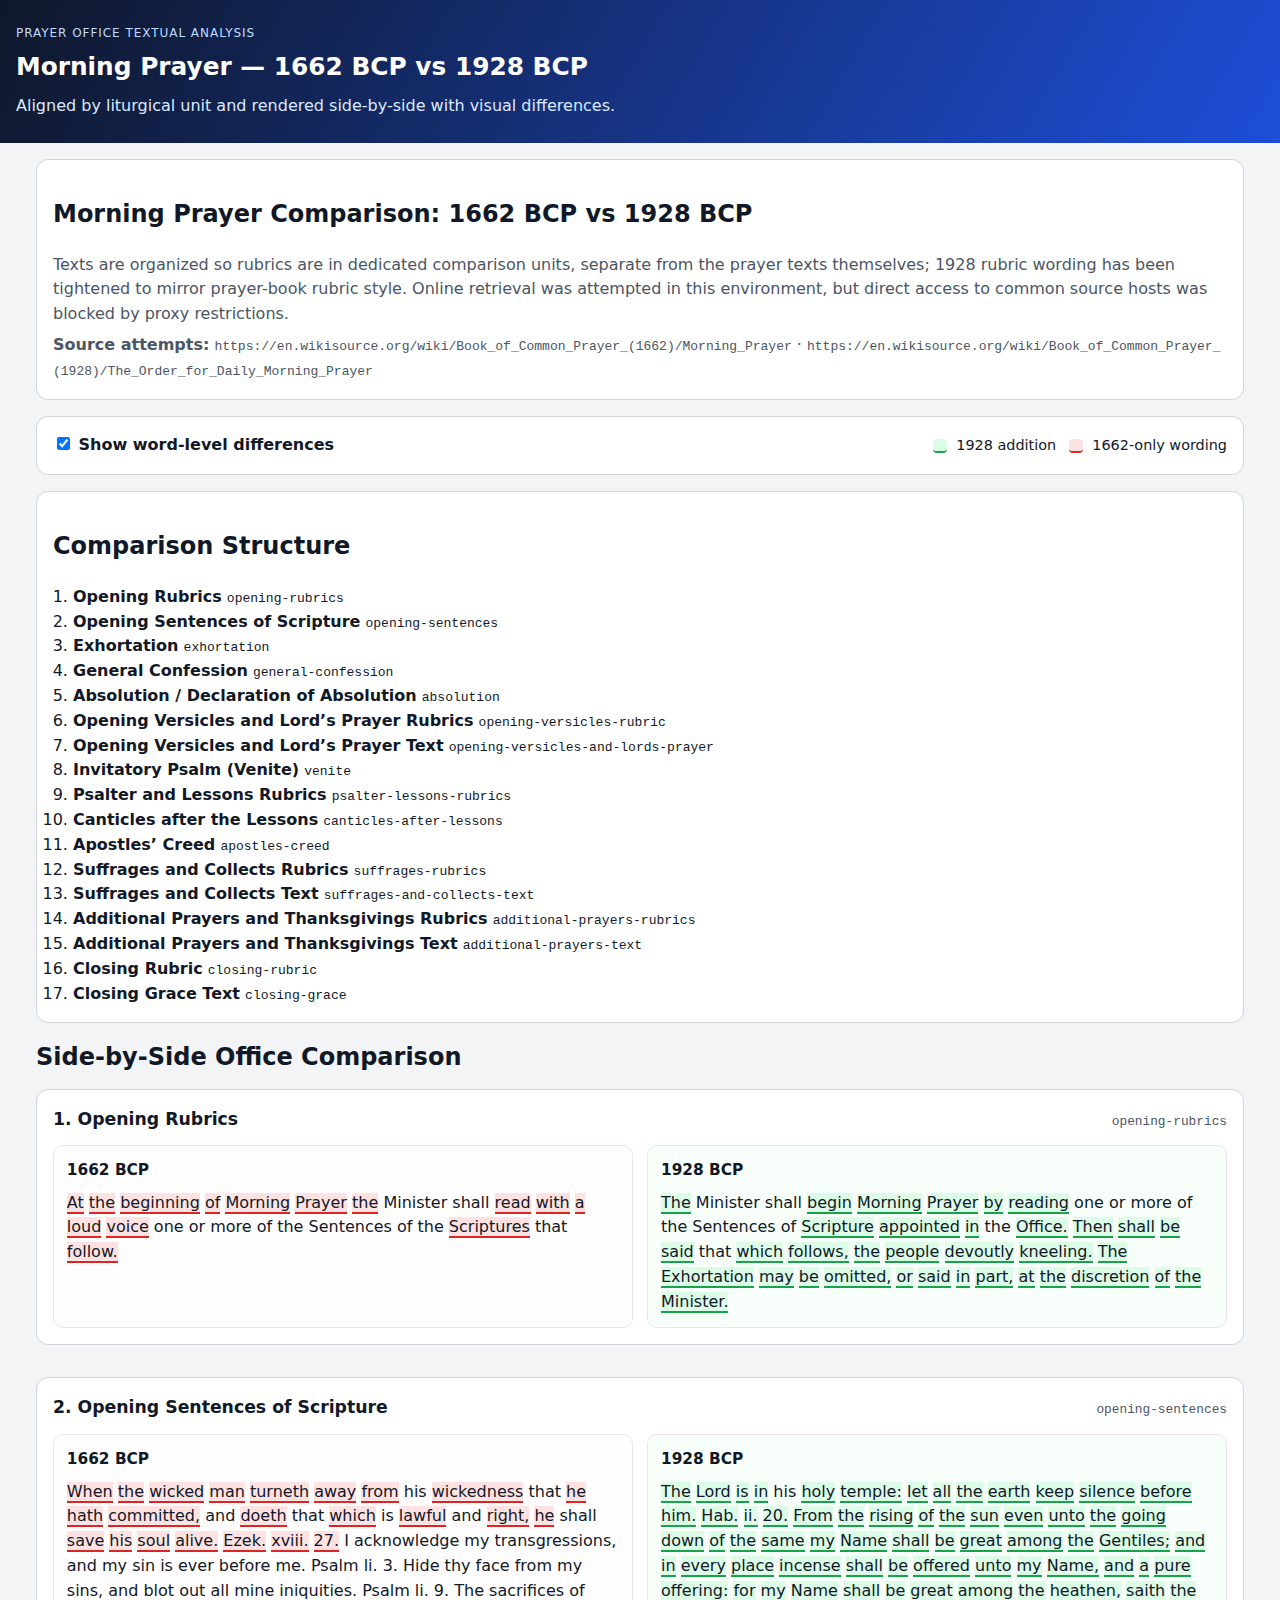
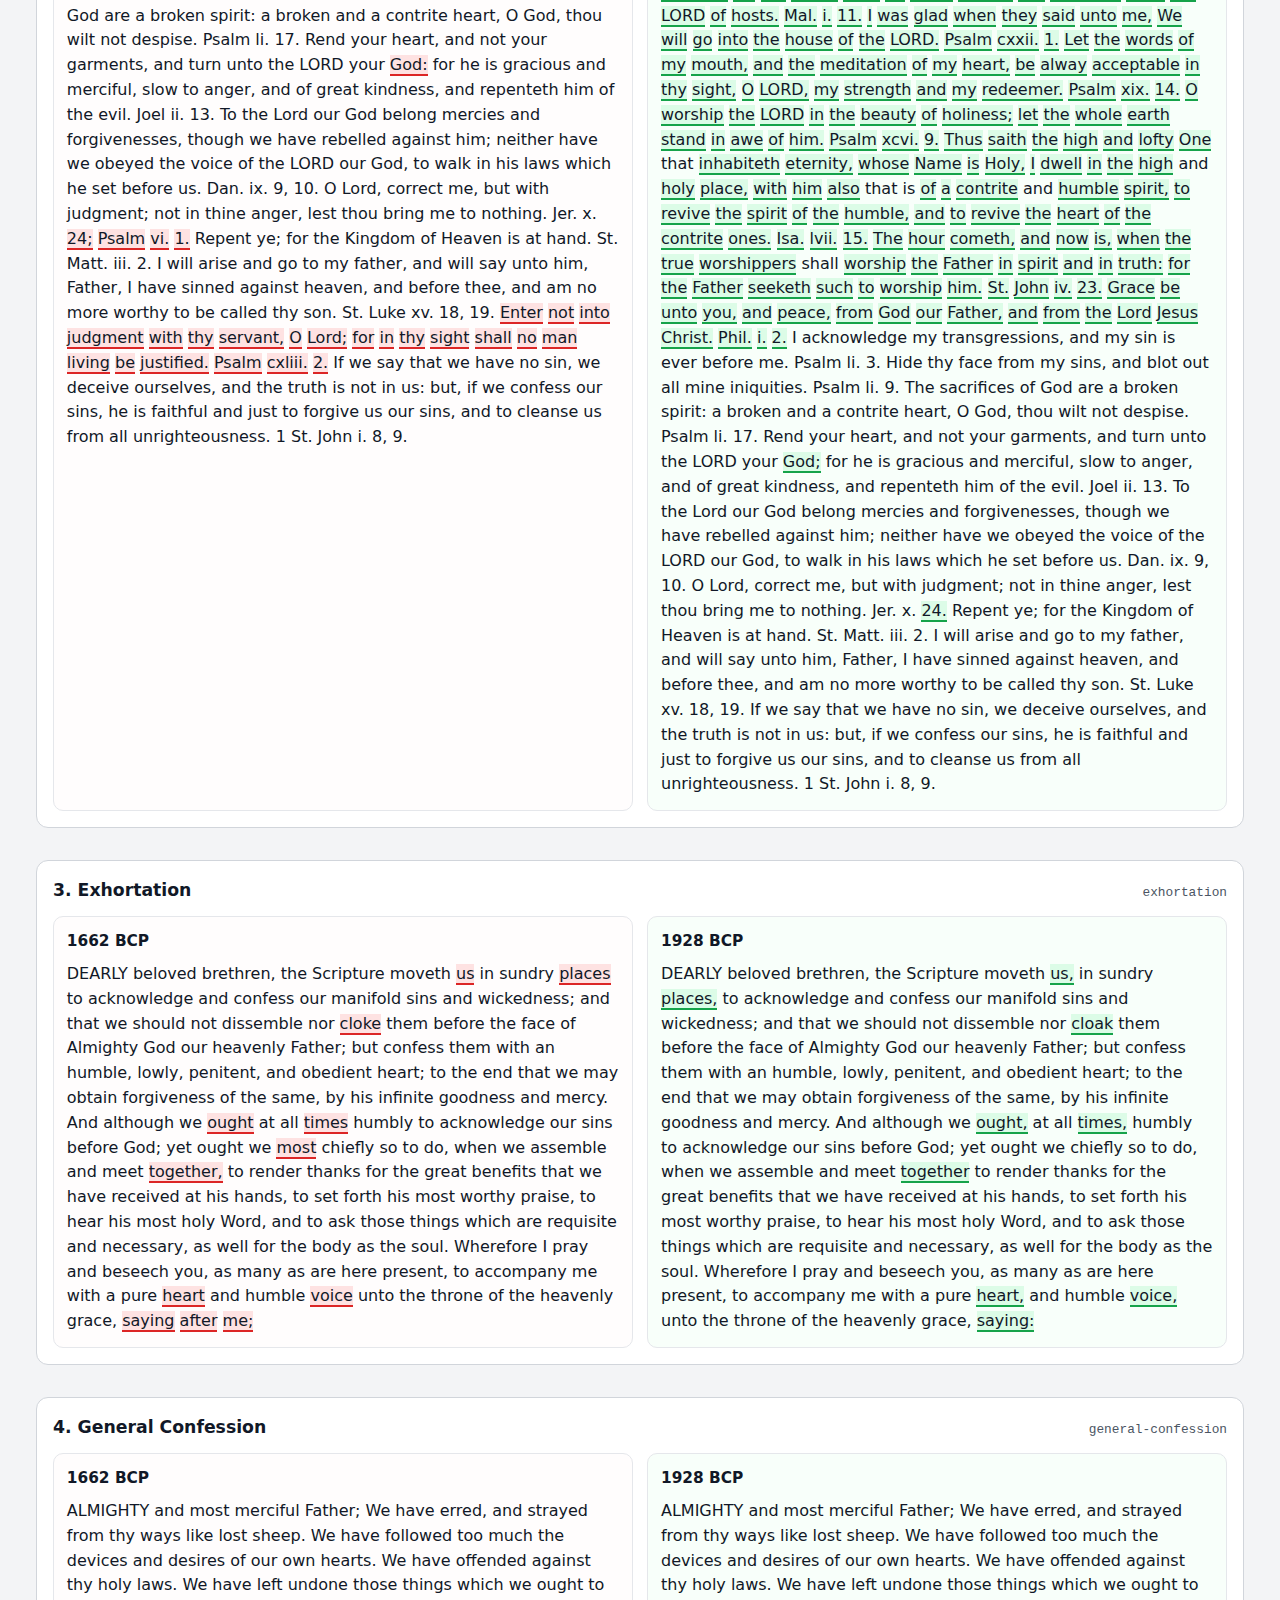
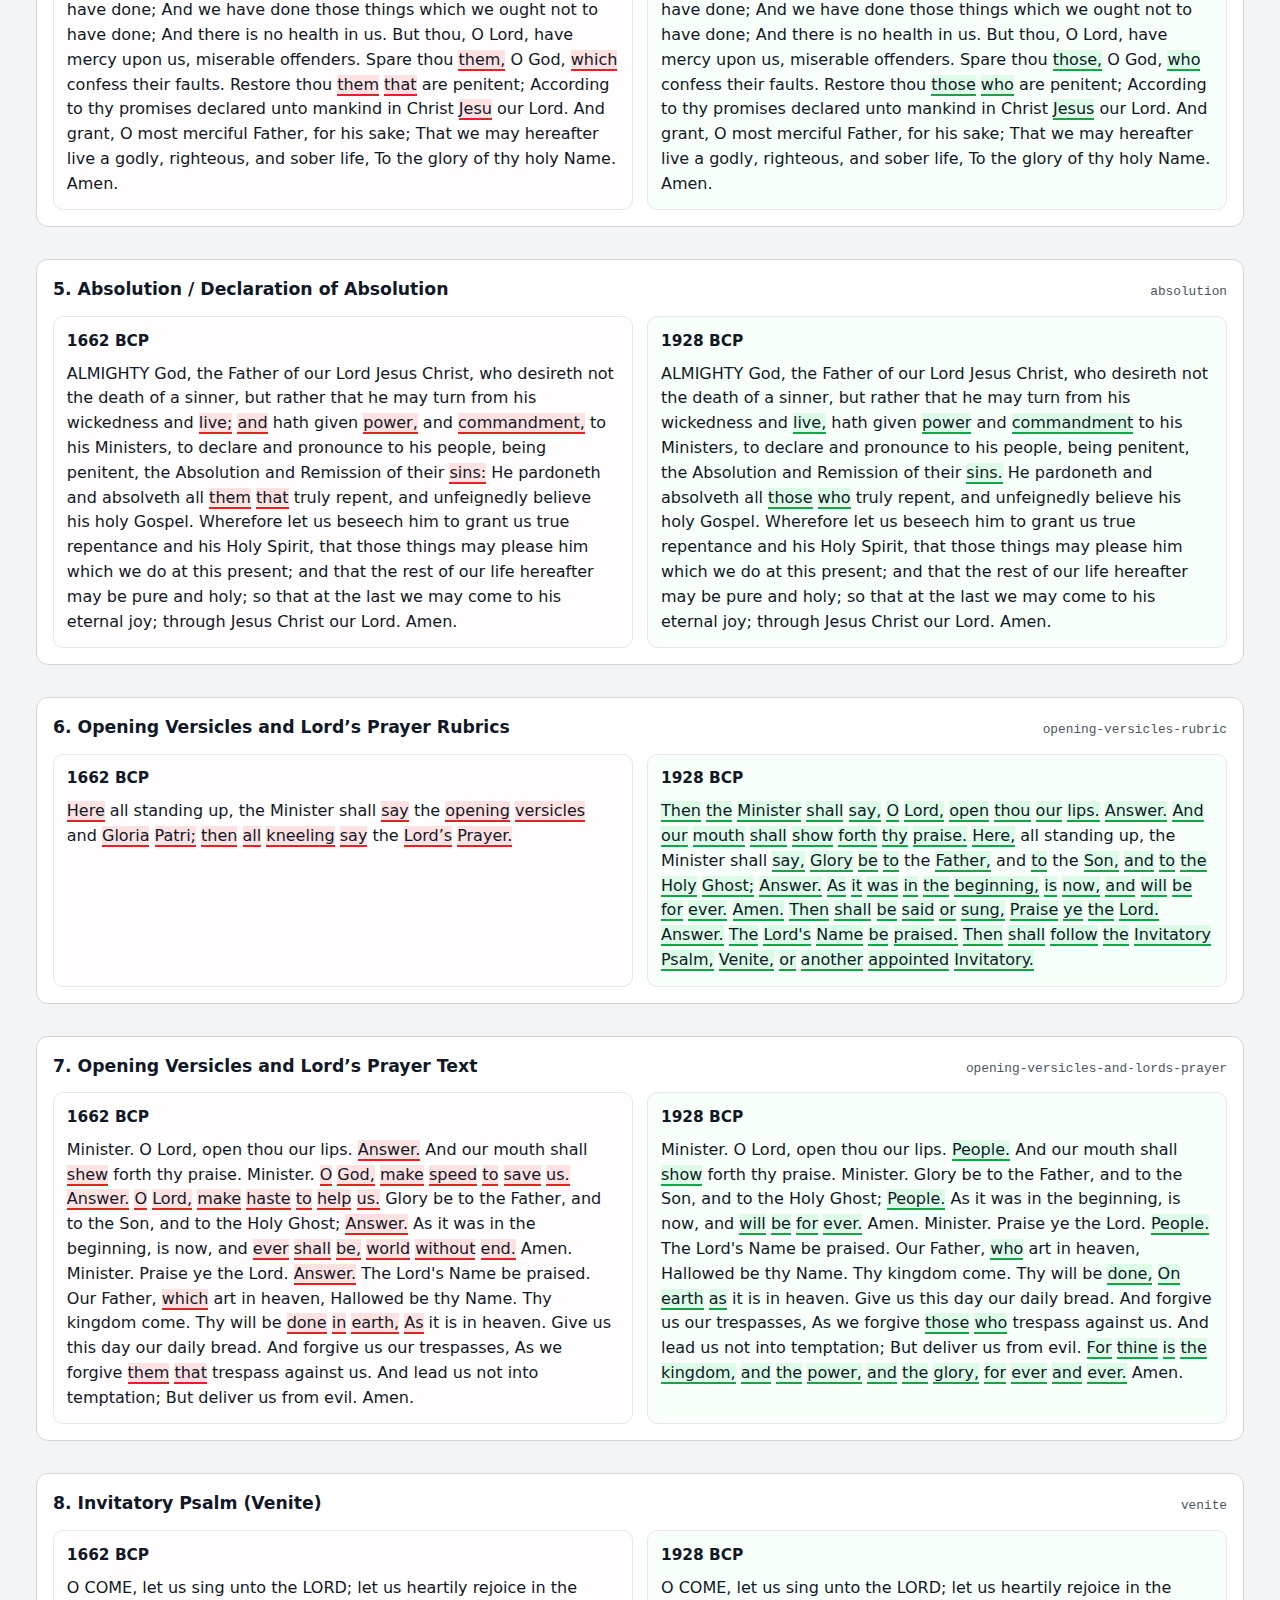
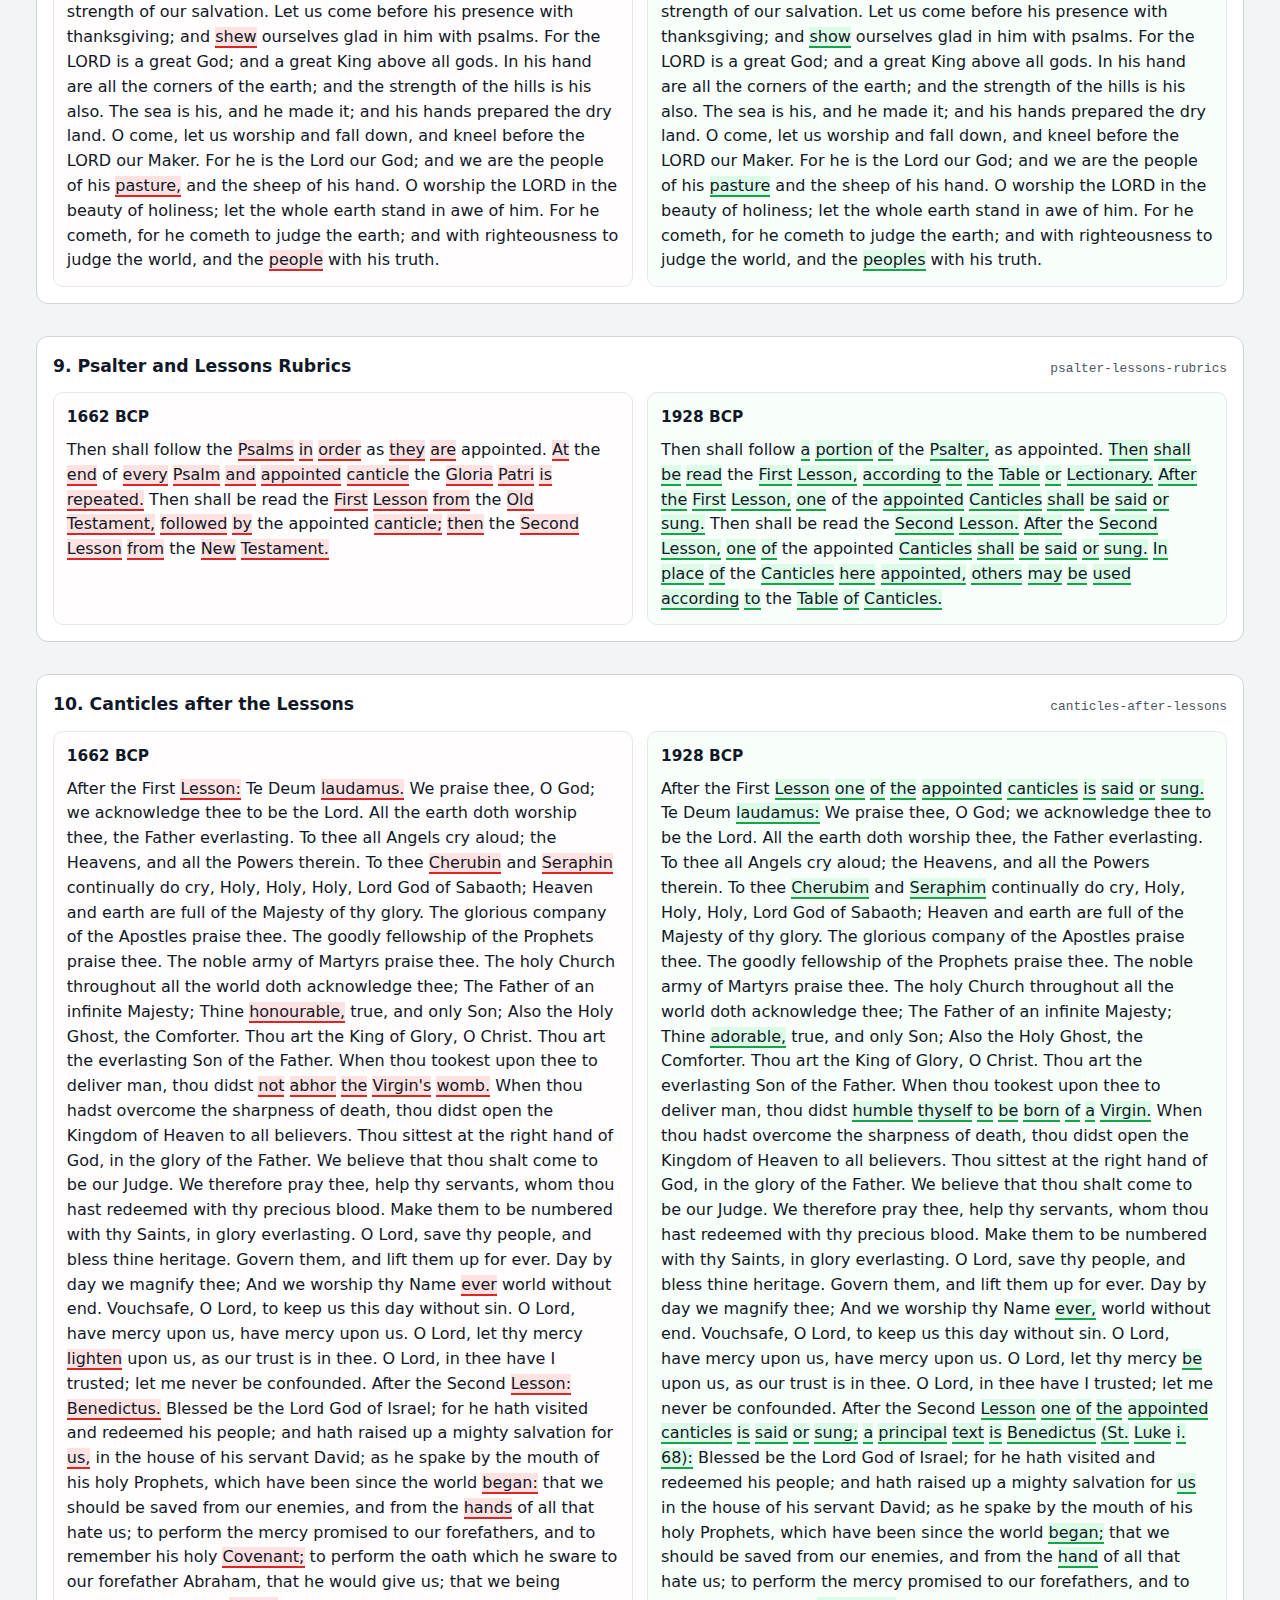
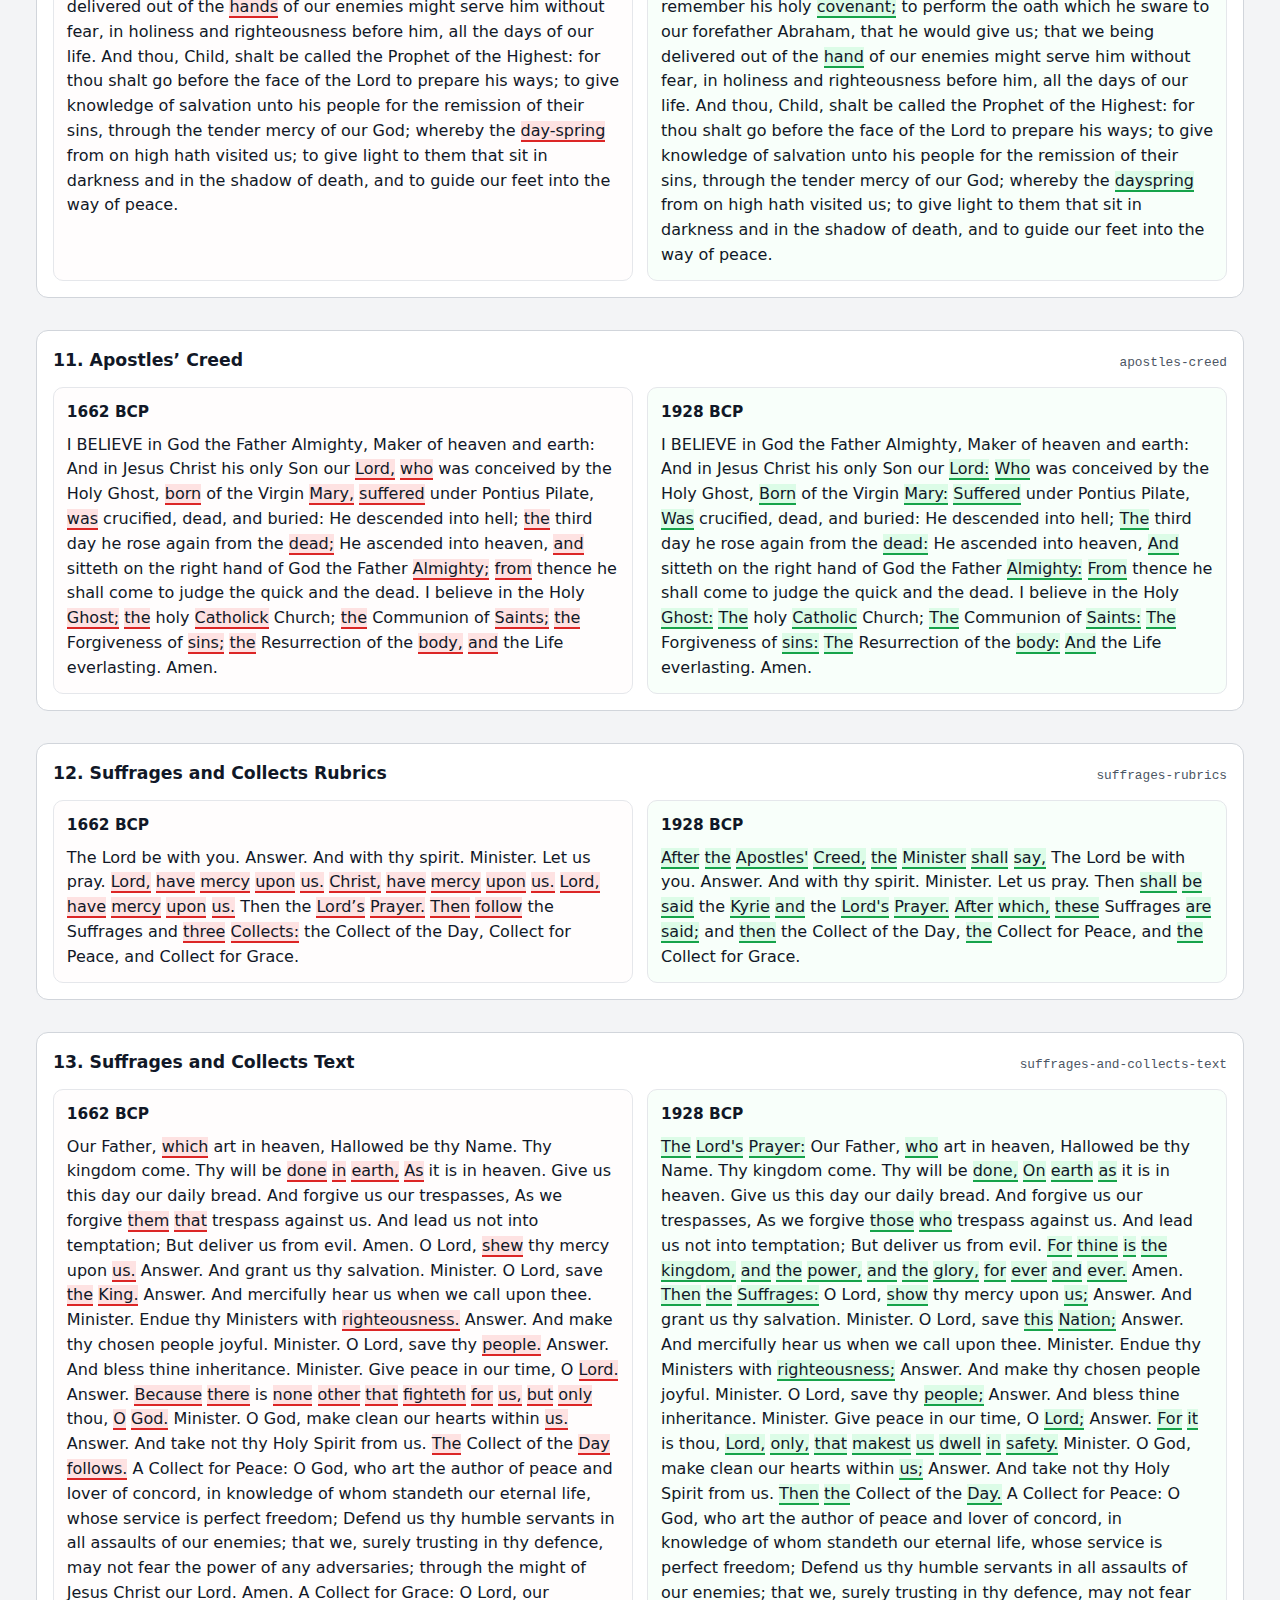
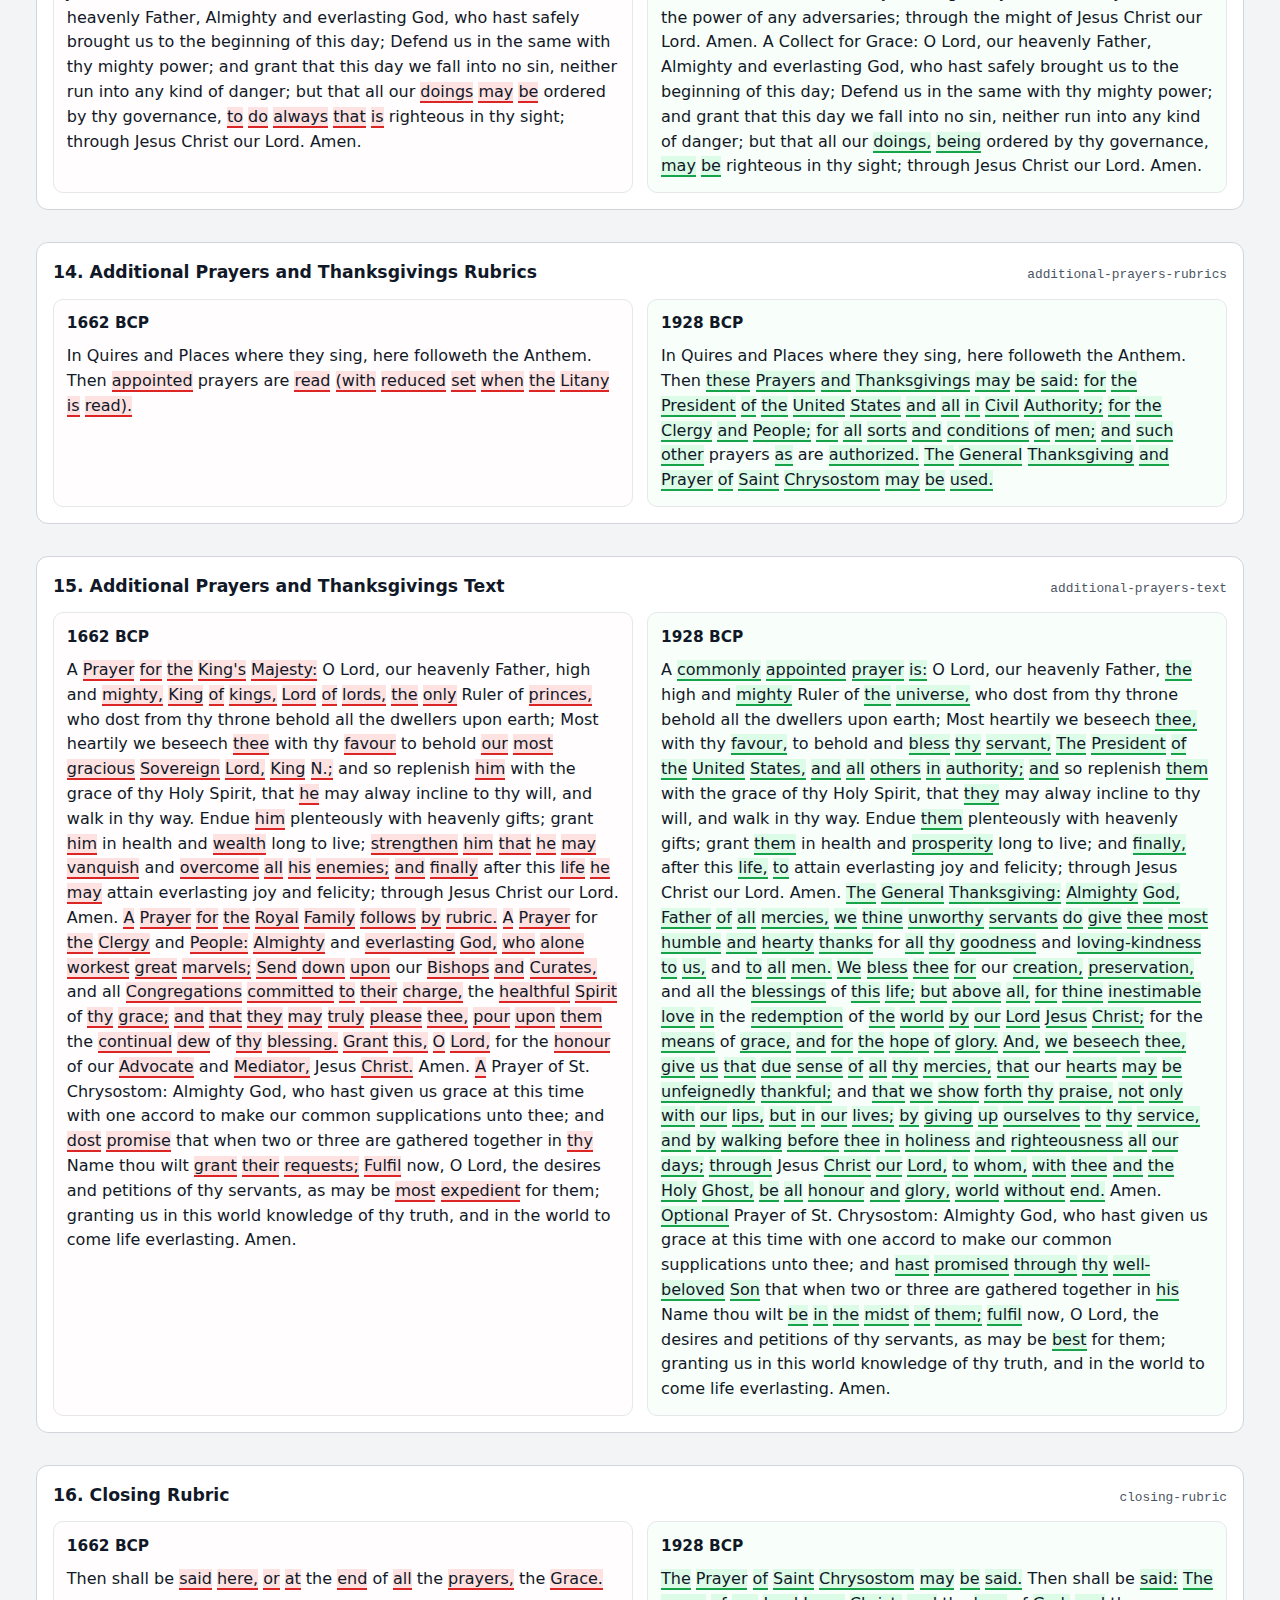
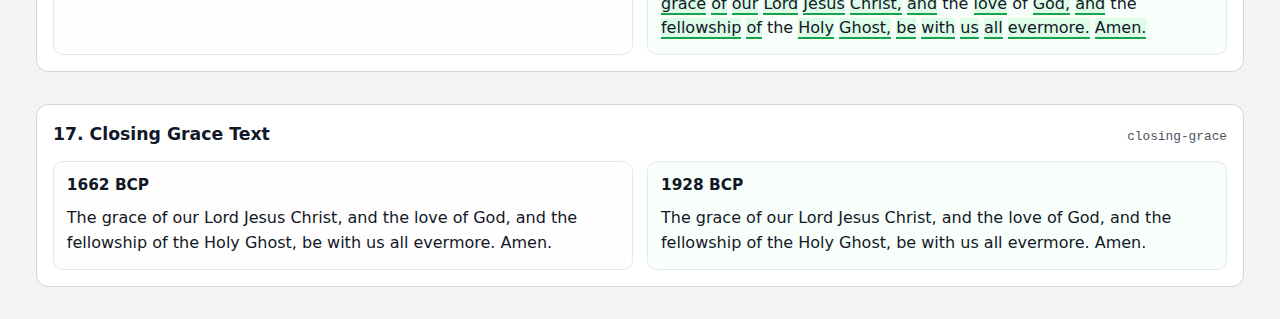
<file: index.html>
<!doctype html>
<html lang="en">
  <head>
    <meta charset="UTF-8" />
    <meta name="viewport" content="width=device-width, initial-scale=1.0" />
    <title>1662 vs 1928 Morning Prayer Comparison</title>
    <link rel="icon" href="data:image/svg+xml,%3Csvg xmlns='http://www.w3.org/2000/svg' viewBox='0 0 64 64'%3E%3Crect width='64' height='64' rx='10' fill='%23111827'/%3E%3Ctext x='32' y='40' font-size='28' text-anchor='middle' fill='white'%3E%2B%3C/text%3E%3C/svg%3E" />
    <link rel="stylesheet" href="style.css" />
  </head>
  <body>
    <header class="hero">
      <p class="eyebrow">Prayer Office Textual Analysis</p>
      <h1>Morning Prayer — 1662 BCP vs 1928 BCP</h1>
      <p class="subtitle">Aligned by liturgical unit and rendered side-by-side with visual differences.</p>
    </header>

    <main>
      <section class="panel" id="meta"></section>

      <section class="toolbar panel">
        <div class="toggle-wrap">
          <label class="switch">
            <input type="checkbox" id="toggleDiff" checked />
            <span>Show word-level differences</span>
          </label>
        </div>
        <div class="legend">
          <span><em class="chip added"></em> 1928 addition</span>
          <span><em class="chip removed"></em> 1662-only wording</span>
        </div>
      </section>

      <section class="panel">
        <h2>Comparison Structure</h2>
        <ol id="unitList" class="unit-list"></ol>
      </section>

      <section>
        <h2 class="section-title">Side-by-Side Office Comparison</h2>
        <div id="comparisonGrid" class="comparison-grid"></div>
      </section>
    </main>

    <template id="unitCardTemplate">
      <article class="unit-card">
        <header class="unit-head">
          <h3></h3>
          <p class="unit-id"></p>
        </header>
        <div class="columns">
          <div class="column left">
            <h4>1662 BCP</h4>
            <p class="text1662"></p>
          </div>
          <div class="column right">
            <h4>1928 BCP</h4>
            <p class="text1928"></p>
          </div>
        </div>
      </article>
    </template>

    <script src="app.js" type="module"></script>
  </body>
</html>
</file>
<file: style.css>
:root {
  font-family: Inter, ui-sans-serif, system-ui, -apple-system, Segoe UI, Roboto, sans-serif;
  color: #111827;
  background: #f3f4f6;
  line-height: 1.55;
}

* {
  box-sizing: border-box;
}

body {
  margin: 0;
}

.hero {
  background: linear-gradient(120deg, #0f172a, #1d4ed8);
  color: #fff;
  padding: 1.5rem 1rem;
}

.eyebrow {
  margin: 0;
  text-transform: uppercase;
  letter-spacing: 0.08em;
  font-size: 0.75rem;
  color: #bfdbfe;
}

.hero h1 {
  margin: 0.35rem 0 0;
  font-size: 1.55rem;
}

.subtitle {
  margin: 0.45rem 0 0;
  color: #dbeafe;
}

main {
  max-width: 1240px;
  margin: 0 auto;
  padding: 1rem;
}

.panel,
.unit-card {
  background: #fff;
  border: 1px solid #d1d5db;
  border-radius: 12px;
  padding: 1rem;
  margin-bottom: 1rem;
}

.toolbar {
  display: flex;
  align-items: center;
  justify-content: space-between;
  gap: 0.8rem;
  flex-wrap: wrap;
}

.switch {
  font-weight: 600;
}

.legend {
  display: flex;
  gap: 0.8rem;
  flex-wrap: wrap;
  font-size: 0.9rem;
}

.chip {
  display: inline-block;
  width: 14px;
  height: 14px;
  border-radius: 4px;
  margin-right: 0.3rem;
  vertical-align: text-bottom;
}

.chip.added,
.diff-added {
  background: #dcfce7;
  border-bottom: 2px solid #16a34a;
}

.chip.removed,
.diff-removed {
  background: #fee2e2;
  border-bottom: 2px solid #dc2626;
}

.unit-list {
  margin: 0;
  padding-left: 1.25rem;
}

.section-title {
  margin: 0.5rem 0 0.75rem;
}

.comparison-grid {
  display: grid;
  gap: 1rem;
}

.unit-head {
  display: flex;
  justify-content: space-between;
  align-items: baseline;
  gap: 0.8rem;
}

.unit-head h3 {
  margin: 0;
  font-size: 1.08rem;
}

.unit-id {
  margin: 0;
  font-family: ui-monospace, SFMono-Regular, Menlo, monospace;
  font-size: 0.8rem;
  color: #4b5563;
}

.columns {
  display: grid;
  grid-template-columns: 1fr 1fr;
  gap: 0.9rem;
  margin-top: 0.8rem;
}

.column {
  border: 1px solid #e5e7eb;
  border-radius: 10px;
  padding: 0.8rem;
}

.column.left {
  background: #fffdfd;
}

.column.right {
  background: #f8fffa;
}

.column h4 {
  margin: 0 0 0.5rem;
  font-size: 0.96rem;
}

.column p {
  margin: 0;
}

.small {
  color: #4b5563;
  margin: 0.4rem 0 0;
}

.small code {
  word-break: break-all;
}

@media (max-width: 900px) {
  .columns {
    grid-template-columns: 1fr;
  }
}
</file>
